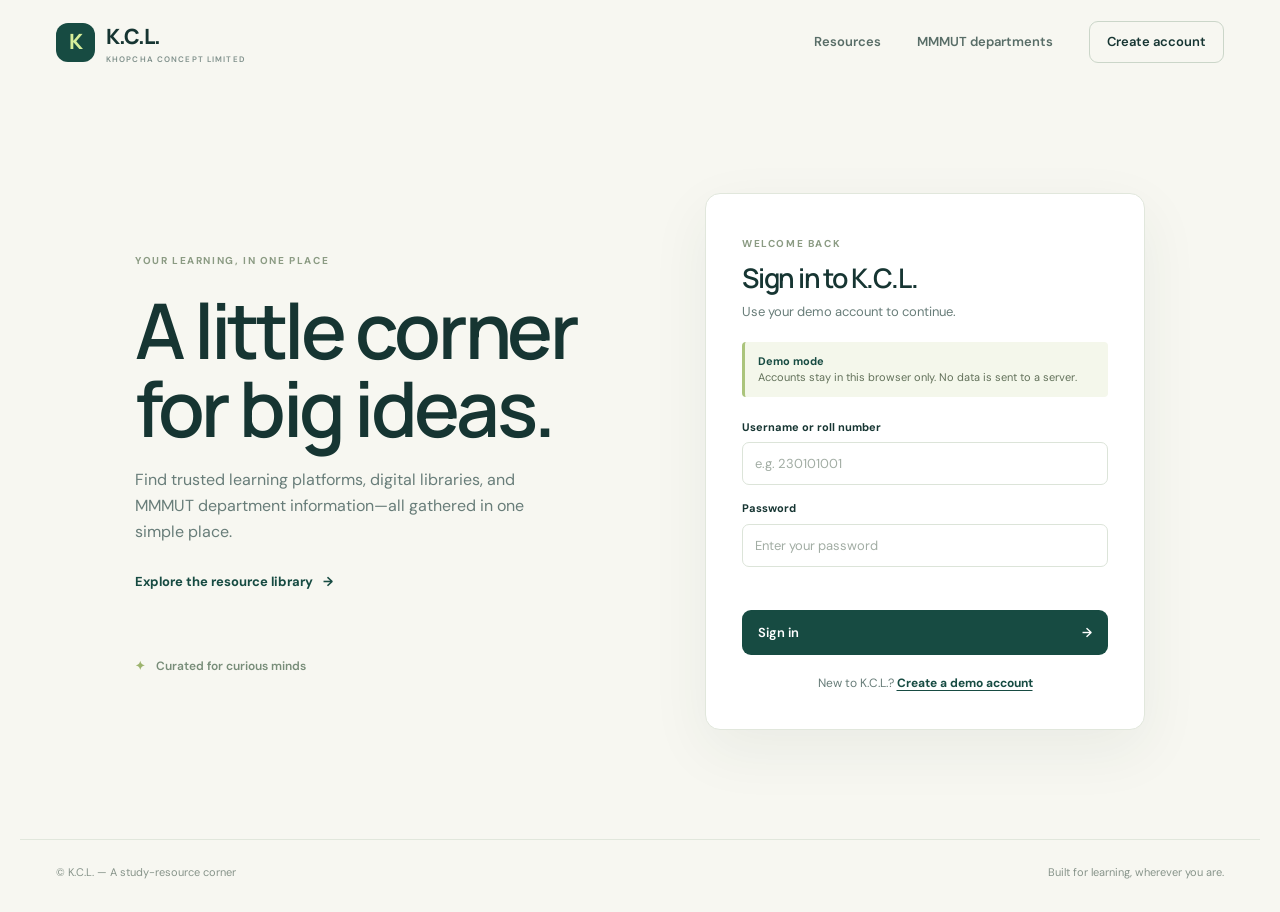
<file: index.html>
<!doctype html>
<html lang="en"><head><meta charset="utf-8"><meta name="viewport" content="width=device-width,initial-scale=1"><meta name="theme-color" content="#102b2a"><title>K.C.L. — Knowledge, Curated Locally</title><link rel="stylesheet" href="styles.css"><script defer src="app.js"></script></head>
<body data-page="login"><header class="site-header"><a class="brand" href="main_content.html"><span class="brand-mark">K</span><span>K.C.L.<small>KHOPCHA CONCEPT LIMITED</small></span></a><button class="menu-toggle" aria-label="Open navigation" aria-expanded="false">☰</button><nav class="nav"><a href="main_content.html">Resources</a><a href="MMMUT.html">MMMUT departments</a><a class="nav-cta" href="register.html">Create account</a></nav></header>
<main class="auth-layout"><section class="auth-intro"><span class="eyebrow">YOUR LEARNING, IN ONE PLACE</span><h1>A little corner<br>for big ideas.</h1><p>Find trusted learning platforms, digital libraries, and MMMUT department information—all gathered in one simple place.</p><a class="text-link" href="main_content.html">Explore the resource library <span>→</span></a><div class="intro-note"><span>✦</span> Curated for curious minds</div></section><section class="auth-card"><div class="card-heading"><span class="eyebrow">WELCOME BACK</span><h2>Sign in to K.C.L.</h2><p>Use your demo account to continue.</p></div><div class="notice" role="note"><strong>Demo mode</strong><br>Accounts stay in this browser only. No data is sent to a server.</div><form data-auth="login" novalidate><label for="login-user">Username or roll number</label><input id="login-user" name="username" autocomplete="username" placeholder="e.g. 230101001" required minlength="3"><label for="login-pass">Password</label><input id="login-pass" name="password" type="password" autocomplete="current-password" placeholder="Enter your password" required minlength="6"><div class="form-message" aria-live="polite"></div><button class="button button-primary full" type="submit">Sign in <span>→</span></button></form><p class="auth-switch">New to K.C.L.? <a href="register.html">Create a demo account</a></p></section></main><footer class="site-footer"><span>© K.C.L. — A study-resource corner</span><span>Built for learning, wherever you are.</span></footer></body></html>
</file>
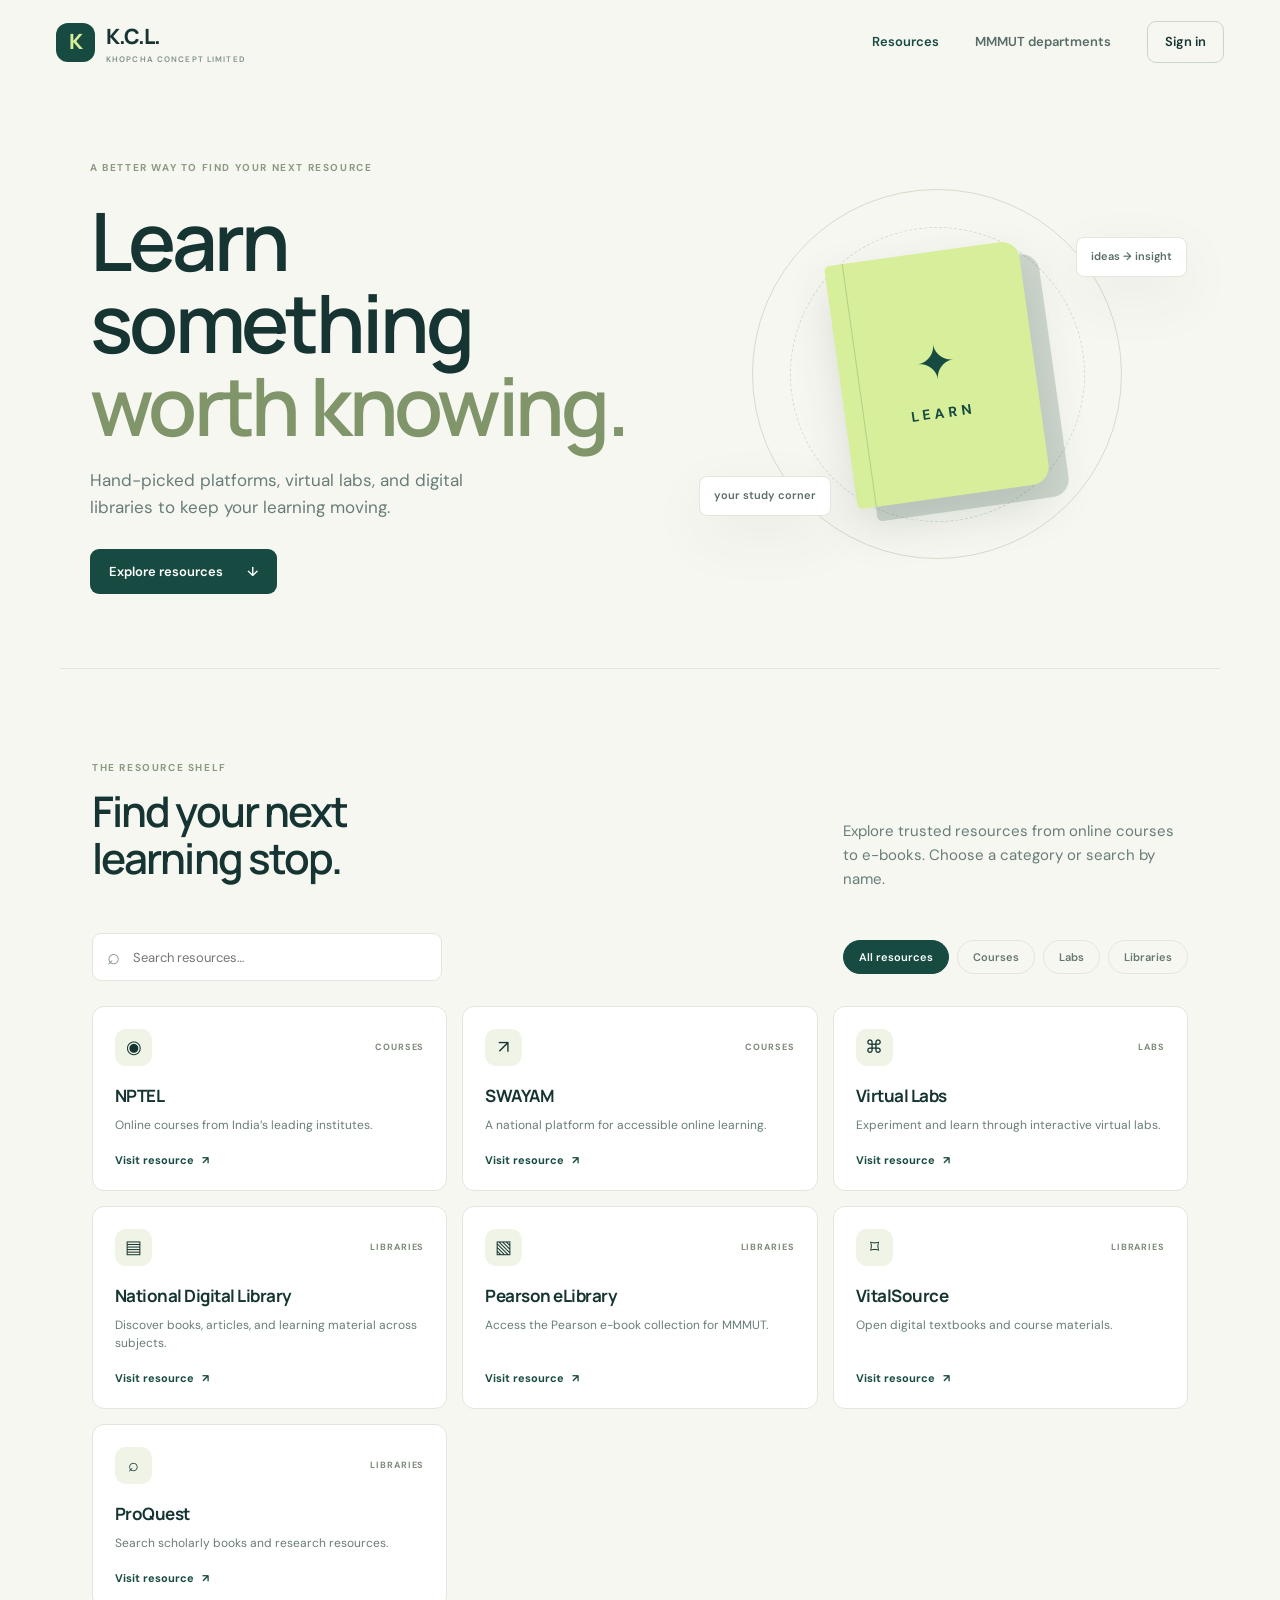
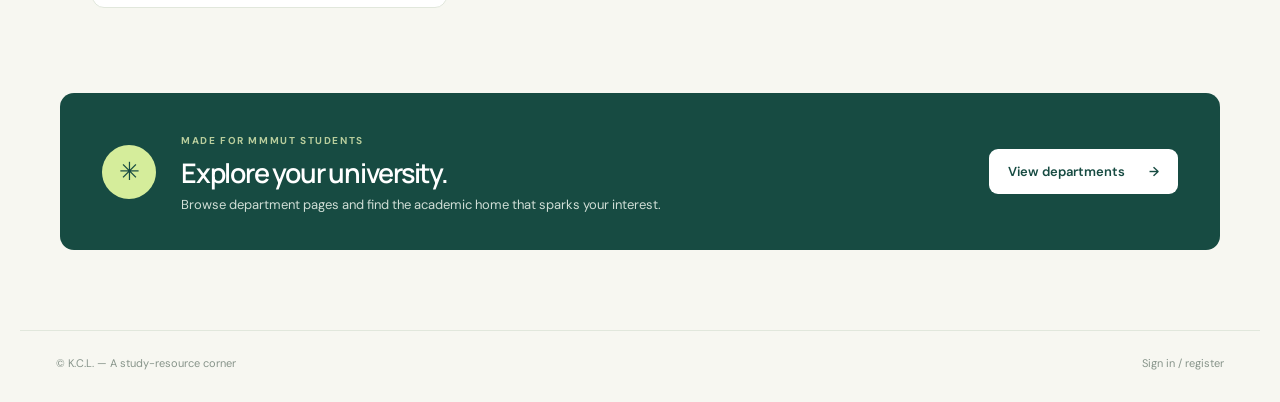
<file: main_content.html>
<!doctype html>
<html lang="en"><head><meta charset="utf-8"><meta name="viewport" content="width=device-width,initial-scale=1"><meta name="theme-color" content="#102b2a"><title>Study resources — K.C.L.</title><link rel="stylesheet" href="styles.css"><script defer src="app.js"></script></head>
<body data-page="resources"><header class="site-header"><a class="brand" href="main_content.html"><span class="brand-mark">K</span><span>K.C.L.<small>KHOPCHA CONCEPT LIMITED</small></span></a><button class="menu-toggle" aria-label="Open navigation" aria-expanded="false">☰</button><nav class="nav"><a class="active" href="main_content.html">Resources</a><a href="MMMUT.html">MMMUT departments</a><a class="nav-cta account-link" href="index.html">Sign in</a></nav></header>
<main><section class="hero"><div class="hero-copy"><span class="eyebrow">A BETTER WAY TO FIND YOUR NEXT RESOURCE</span><h1>Learn something<br><em>worth knowing.</em></h1><p>Hand-picked platforms, virtual labs, and digital libraries to keep your learning moving.</p><a class="button button-primary" href="#resource-library">Explore resources <span>↓</span></a></div><div class="hero-art" aria-hidden="true"><div class="art-orbit orbit-one"></div><div class="art-orbit orbit-two"></div><div class="art-book">✦<span>LEARN</span></div><span class="float-tag tag-top">ideas → insight</span><span class="float-tag tag-bottom">your study corner</span></div></section>
<section class="section resource-section" id="resource-library"><div class="section-heading"><div><span class="eyebrow">THE RESOURCE SHELF</span><h2>Find your next<br>learning stop.</h2></div><p>Explore trusted resources from online courses to e-books. Choose a category or search by name.</p></div><div class="filter-row"><label class="search-box"><span aria-hidden="true">⌕</span><input type="search" id="resource-search" placeholder="Search resources…" aria-label="Search resources"></label><div class="chips" role="group" aria-label="Filter by resource type"><button class="chip selected" data-filter="all">All resources</button><button class="chip" data-filter="courses">Courses</button><button class="chip" data-filter="labs">Labs</button><button class="chip" data-filter="libraries">Libraries</button></div></div><div class="resource-grid" id="resource-grid"></div><p class="empty-state" id="resource-empty" hidden>No resources match that search. Try another name or category.</p></section>
<section class="department-banner"><div class="banner-icon">✳</div><div><span class="eyebrow">MADE FOR MMMUT STUDENTS</span><h2>Explore your university.</h2><p>Browse department pages and find the academic home that sparks your interest.</p></div><a class="button button-light" href="MMMUT.html">View departments <span>→</span></a></section></main><footer class="site-footer"><span>© K.C.L. — A study-resource corner</span><a href="index.html">Sign in / register</a></footer></body></html>
</file>
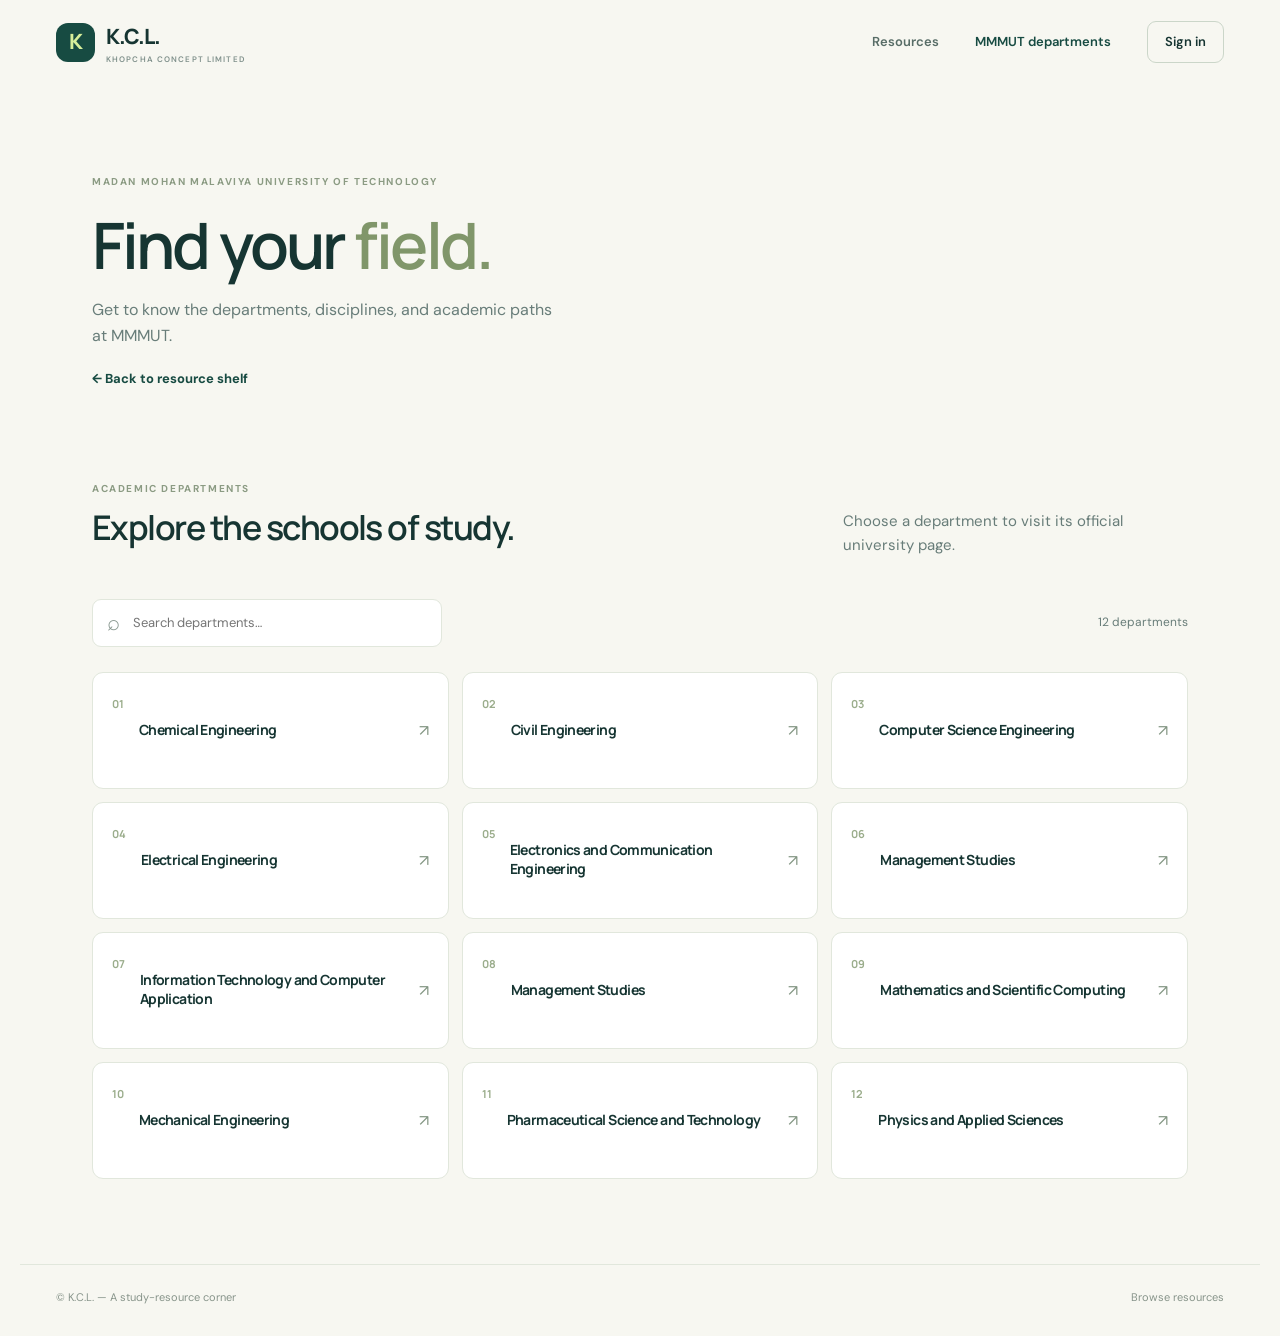
<file: MMMUT.html>
<!doctype html>
<html lang="en"><head><meta charset="utf-8"><meta name="viewport" content="width=device-width,initial-scale=1"><meta name="theme-color" content="#102b2a"><title>MMMUT departments — K.C.L.</title><link rel="stylesheet" href="styles.css"><script defer src="app.js"></script></head>
<body data-page="departments"><header class="site-header"><a class="brand" href="main_content.html"><span class="brand-mark">K</span><span>K.C.L.<small>KHOPCHA CONCEPT LIMITED</small></span></a><button class="menu-toggle" aria-label="Open navigation" aria-expanded="false">☰</button><nav class="nav"><a href="main_content.html">Resources</a><a class="active" href="MMMUT.html">MMMUT departments</a><a class="nav-cta account-link" href="index.html">Sign in</a></nav></header><main><section class="page-hero"><span class="eyebrow">MADAN MOHAN MALAVIYA UNIVERSITY OF TECHNOLOGY</span><h1>Find your <em>field.</em></h1><p>Get to know the departments, disciplines, and academic paths at MMMUT.</p><a class="text-link" href="main_content.html">← Back to resource shelf</a></section><section class="section department-section"><div class="section-heading compact"><div><span class="eyebrow">ACADEMIC DEPARTMENTS</span><h2>Explore the schools of study.</h2></div><p>Choose a department to visit its official university page.</p></div><div class="filter-row"><label class="search-box"><span aria-hidden="true">⌕</span><input type="search" id="department-search" placeholder="Search departments…" aria-label="Search departments"></label><span class="result-count" id="department-count" aria-live="polite"></span></div><div class="department-grid" id="department-grid"></div><p class="empty-state" id="department-empty" hidden>No departments match your search.</p></section></main><footer class="site-footer"><span>© K.C.L. — A study-resource corner</span><a href="main_content.html">Browse resources</a></footer></body></html>
</file>
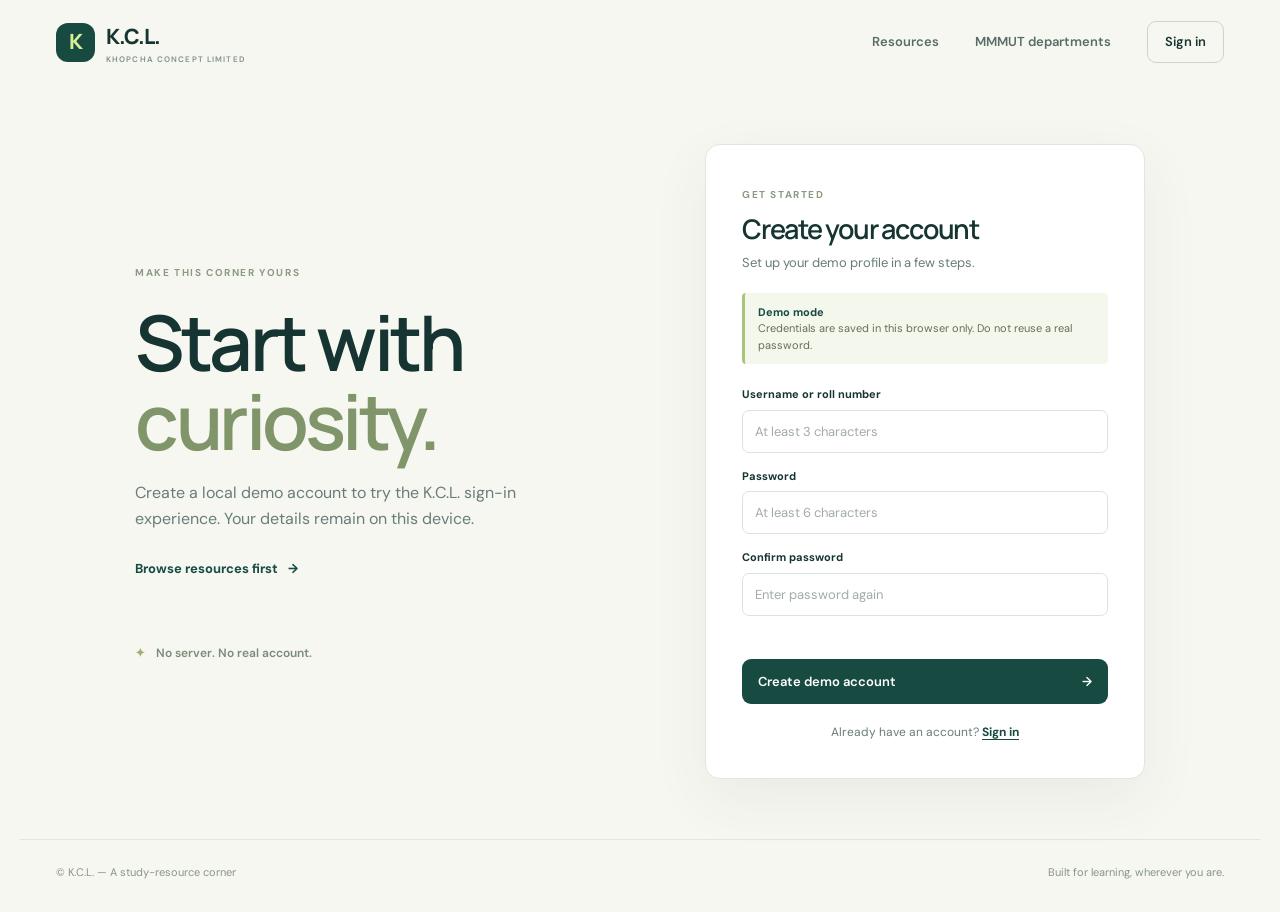
<file: register.html>
<!doctype html>
<html lang="en"><head><meta charset="utf-8"><meta name="viewport" content="width=device-width,initial-scale=1"><meta name="theme-color" content="#102b2a"><title>Create account — K.C.L.</title><link rel="stylesheet" href="styles.css"><script defer src="app.js"></script></head><body data-page="register"><header class="site-header"><a class="brand" href="main_content.html"><span class="brand-mark">K</span><span>K.C.L.<small>KHOPCHA CONCEPT LIMITED</small></span></a><button class="menu-toggle" aria-label="Open navigation" aria-expanded="false">☰</button><nav class="nav"><a href="main_content.html">Resources</a><a href="MMMUT.html">MMMUT departments</a><a class="nav-cta" href="index.html">Sign in</a></nav></header><main class="auth-layout"><section class="auth-intro"><span class="eyebrow">MAKE THIS CORNER YOURS</span><h1>Start with<br><em>curiosity.</em></h1><p>Create a local demo account to try the K.C.L. sign-in experience. Your details remain on this device.</p><a class="text-link" href="main_content.html">Browse resources first <span>→</span></a><div class="intro-note"><span>✦</span> No server. No real account.</div></section><section class="auth-card"><div class="card-heading"><span class="eyebrow">GET STARTED</span><h2>Create your account</h2><p>Set up your demo profile in a few steps.</p></div><div class="notice" role="note"><strong>Demo mode</strong><br>Credentials are saved in this browser only. Do not reuse a real password.</div><form data-auth="register" novalidate><label for="reg-user">Username or roll number</label><input id="reg-user" name="username" autocomplete="username" placeholder="At least 3 characters" required minlength="3"><label for="reg-pass">Password</label><input id="reg-pass" name="password" type="password" autocomplete="new-password" placeholder="At least 6 characters" required minlength="6"><label for="reg-confirm">Confirm password</label><input id="reg-confirm" name="confirm" type="password" autocomplete="new-password" placeholder="Enter password again" required minlength="6"><div class="form-message" aria-live="polite"></div><button class="button button-primary full" type="submit">Create demo account <span>→</span></button></form><p class="auth-switch">Already have an account? <a href="index.html">Sign in</a></p></section></main><footer class="site-footer"><span>© K.C.L. — A study-resource corner</span><span>Built for learning, wherever you are.</span></footer></body></html>
</file>
<file: styles.css>
@import url('https://fonts.googleapis.com/css2?family=DM+Sans:wght@400;500;600;700&family=Manrope:wght@400;500;600;700;800&display=swap');
:root{--ink:#163532;--muted:#687d79;--paper:#f7f7f1;--white:#fff;--green:#174b42;--lime:#d7ef9b;--line:#e1e7dc;--coral:#e98f70;--shadow:0 20px 60px #193b3210}*{box-sizing:border-box}html{scroll-behavior:smooth}body{margin:0;background:var(--paper);color:var(--ink);font-family:'DM Sans',Arial,sans-serif;font-size:15px;line-height:1.6}h1,h2,h3,.brand{font-family:Manrope,'DM Sans',sans-serif;letter-spacing:-.045em}h1{font-size:clamp(3rem,6.3vw,5.75rem);line-height:1.02;font-weight:600;margin:20px 0}h1 em{font-style:normal;color:#80966a}h2{font-size:clamp(2rem,3.3vw,3rem);line-height:1.1;font-weight:600;margin:10px 0 15px}p{color:var(--muted);margin:0 0 20px}a{color:inherit;text-decoration:none}a:focus-visible,button:focus-visible,input:focus-visible{outline:3px solid #b5d780;outline-offset:3px}.site-header{height:84px;max-width:1240px;margin:auto;padding:0 36px;display:flex;align-items:center;justify-content:space-between}.brand{display:flex;gap:11px;align-items:center;font-weight:800;font-size:21px;letter-spacing:-.06em}.brand small{display:block;font:600 8px 'DM Sans',sans-serif;letter-spacing:.14em;color:#80918c}.brand-mark{width:39px;height:39px;border-radius:12px;background:var(--green);color:var(--lime);display:grid;place-items:center;font-size:21px}.nav{display:flex;align-items:center;gap:36px;color:#586d67;font-size:13px;font-weight:600}.nav a{transition:color .2s}.nav a:hover,.nav a.active{color:var(--green)}.nav-cta{border:1px solid #cbd6c9;padding:10px 17px;border-radius:9px;color:var(--ink)}.menu-toggle{display:none;border:0;background:transparent;font-size:24px;color:var(--ink)}.hero{max-width:1240px;min-height:555px;margin:auto;padding:70px 70px 74px;display:grid;grid-template-columns:1.08fr .92fr;align-items:center;overflow:hidden}.hero-copy{max-width:570px}.eyebrow{font-size:10px;letter-spacing:.16em;font-weight:700;color:#8b9b83}.hero-copy h1{margin:21px 0}.hero-copy p{max-width:400px;font-size:17px;margin-bottom:28px}.button{display:inline-flex;gap:24px;align-items:center;justify-content:center;border:0;border-radius:9px;padding:14px 19px;font:600 13px 'DM Sans',sans-serif;transition:transform .2s,background .2s;cursor:pointer}.button:hover{transform:translateY(-2px)}.button-primary{background:var(--green);color:white}.button-primary:hover{background:#226456}.hero-art{height:390px;position:relative;display:grid;place-items:center}.art-orbit{position:absolute;border:1px solid #d4ddc9;border-radius:50%;width:370px;height:370px}.orbit-two{width:295px;height:295px;border-style:dashed;transform:rotate(28deg)}.art-book{width:195px;height:245px;background:var(--lime);border-radius:5px 18px 18px 5px;box-shadow:18px 15px 0 #234b3930,0 20px 45px #193b3225;transform:rotate(-8deg);display:flex;flex-direction:column;align-items:center;justify-content:center;color:var(--green);font-size:48px;position:relative}.art-book:before{content:'';position:absolute;left:18px;top:0;height:100%;border-left:1px solid #174b4230}.art-book span{font-size:14px;letter-spacing:.28em;font-weight:700}.float-tag{position:absolute;background:white;border:1px solid var(--line);box-shadow:var(--shadow);padding:10px 14px;border-radius:8px;font-size:11px;font-weight:600;color:#5a6e67}.tag-top{top:58px;right:3px}.tag-bottom{bottom:53px;left:15px}.section{max-width:1160px;margin:auto;padding:85px 32px}.resource-section{border-top:1px solid var(--line)}.section-heading{display:flex;justify-content:space-between;align-items:end;gap:30px;margin-bottom:37px}.section-heading>p{max-width:345px;margin:0 0 5px}.filter-row{display:flex;justify-content:space-between;align-items:center;gap:20px;margin:0 0 25px}.search-box{height:48px;display:flex;align-items:center;gap:11px;padding:0 14px;border:1px solid var(--line);background:#fff;border-radius:9px;width:min(350px,100%);color:#87968e}.search-box span{font-size:22px}.search-box input{border:0;outline:0!important;width:100%;font:13px 'DM Sans';color:var(--ink);background:transparent}.chips{display:flex;gap:8px;flex-wrap:wrap}.chip{border:1px solid var(--line);border-radius:30px;background:transparent;padding:9px 15px;color:#657871;font:600 11px 'DM Sans';cursor:pointer;transition:.2s}.chip:hover,.chip.selected{background:var(--green);color:white;border-color:var(--green)}.resource-grid{display:grid;grid-template-columns:repeat(3,1fr);gap:15px}.resource-card{padding:22px 22px 20px;border:1px solid var(--line);border-radius:12px;background:#fff;min-height:177px;display:flex;flex-direction:column;transition:transform .2s,box-shadow .2s,border-color .2s}.resource-card:hover{transform:translateY(-4px);box-shadow:var(--shadow);border-color:#c7d3bf}.card-top{display:flex;justify-content:space-between;align-items:center;margin-bottom:16px}.resource-icon{width:37px;height:37px;border-radius:11px;display:grid;place-items:center;background:#eff4e6;font-size:18px}.tag{font-size:9px;text-transform:uppercase;letter-spacing:.1em;font-weight:700;color:#7d8b79}.resource-card h3{font-size:17px;margin:0 0 7px;letter-spacing:-.03em}.resource-card p{font-size:12px;margin:0 0 18px;line-height:1.5}.card-link{font-weight:700;font-size:11px;color:var(--green);margin-top:auto}.card-link span{padding-left:5px;transition:padding .2s}.card-link:hover span{padding-left:10px}.empty-state{padding:30px;text-align:center;background:#fff;border:1px solid var(--line);border-radius:10px}.department-banner{max-width:1160px;margin:0 auto 80px;padding:34px 42px;display:flex;align-items:center;gap:25px;background:var(--green);border-radius:14px;color:#fff}.department-banner .eyebrow{color:#b9ce9d}.department-banner h2{font-size:27px;margin:7px 0}.department-banner p{color:#d0ded6;margin:0;font-size:13px}.banner-icon{width:54px;height:54px;border-radius:50%;display:grid;place-items:center;background:#d5ed9b;color:var(--green);font-size:25px;flex-shrink:0}.department-banner>div:nth-child(2){flex:1}.button-light{background:#fff;color:var(--green);white-space:nowrap}.page-hero{padding:84px 32px 45px;max-width:1160px;margin:auto}.page-hero h1{font-size:clamp(3rem,5vw,4.7rem)}.page-hero p{font-size:16px;max-width:475px;margin-bottom:18px}.text-link{color:var(--green);font-size:13px;font-weight:700}.text-link span{padding-left:7px}.department-section{padding-top:40px}.compact h2{font-size:34px}.result-count{font-size:12px;color:var(--muted)}.department-grid{display:grid;grid-template-columns:repeat(3,1fr);gap:13px}.department-card{min-height:117px;padding:19px;background:#fff;border:1px solid var(--line);border-radius:11px;display:flex;align-items:center;gap:15px;transition:.2s}.department-card:hover{transform:translateY(-3px);border-color:#bbcfad;box-shadow:var(--shadow)}.dept-index{font:700 11px Manrope;color:#9bad8c;align-self:flex-start;padding-top:4px}.department-card h3{font-size:14px;line-height:1.35;margin:0;flex:1}.dept-arrow{font-size:16px;color:#829582}.auth-layout{min-height:calc(100vh - 145px);max-width:1100px;margin:auto;padding:60px 45px;display:grid;grid-template-columns:1fr 440px;align-items:center;gap:90px}.auth-intro h1{font-size:clamp(3.5rem,6vw,5.4rem)}.auth-intro>p{max-width:390px;font-size:16px}.auth-intro .text-link{display:inline-block;margin-top:8px}.intro-note{margin-top:64px;color:#788d79;font-size:12px;font-weight:600}.intro-note span{color:#9db46e;margin-right:8px}.auth-card{background:#fff;padding:36px;border:1px solid var(--line);border-radius:15px;box-shadow:var(--shadow)}.card-heading h2{font-size:27px;margin:9px 0}.card-heading p{font-size:13px;margin-bottom:19px}.notice{background:#f4f7eb;border-left:3px solid #abc47c;border-radius:4px;padding:11px 13px;font-size:11px;color:#62715a;margin-bottom:22px;line-height:1.5}.notice strong{color:var(--green)}form label{display:block;font-size:11px;font-weight:700;margin:15px 0 6px}form input{display:block;width:100%;height:43px;padding:0 12px;border:1px solid #dce4d9;border-radius:7px;font:13px 'DM Sans';color:var(--ink);background:white}form input:focus{border-color:#80966a}form input::placeholder{color:#a2ada4}.full{width:100%;margin-top:17px;justify-content:space-between;padding:14px 16px}.form-message{font-size:12px;margin-top:10px;min-height:16px;color:#a54734}.form-message.success{color:#267153}.auth-switch{text-align:center;font-size:12px;margin:19px 0 0}.auth-switch a{color:var(--green);font-weight:700;text-decoration:underline;text-underline-offset:3px}.site-footer{max-width:1240px;margin:auto;padding:24px 36px 30px;display:flex;justify-content:space-between;gap:20px;border-top:1px solid var(--line);font-size:11px;color:#87948a}.site-footer a:hover{color:var(--green)}
@media(max-width:760px){.site-header{height:72px;padding:0 22px}.menu-toggle{display:block}.nav{display:none;position:absolute;z-index:5;top:64px;left:16px;right:16px;background:#fff;border:1px solid var(--line);box-shadow:var(--shadow);border-radius:11px;padding:17px;flex-direction:column;align-items:stretch;gap:0}.nav.open{display:flex}.nav a{padding:11px 8px}.nav-cta{margin-top:6px;text-align:center}.hero{padding:55px 26px 30px;grid-template-columns:1fr;min-height:unset}.hero-art{height:300px;grid-row:1}.art-orbit{width:270px;height:270px}.orbit-two{width:220px;height:220px}.art-book{width:145px;height:185px}.tag-top{top:37px;right:8%}.tag-bottom{bottom:31px;left:7%}.hero-copy{padding:20px 4px 36px}.hero-copy h1{font-size:3.5rem}.hero-copy p{font-size:15px}.section{padding:62px 22px}.section-heading{display:block}.section-heading>p{margin-top:15px}.filter-row{align-items:stretch;flex-direction:column}.search-box{width:100%}.chips{gap:6px}.chip{padding:8px 12px}.resource-grid,.department-grid{grid-template-columns:1fr 1fr}.department-banner{margin:0 18px 55px;padding:25px;flex-wrap:wrap}.department-banner>div:nth-child(2){flex:1 1 calc(100% - 85px)}.department-banner .button{margin-left:79px}.page-hero{padding:60px 24px 28px}.department-section{padding-top:24px}.compact h2{font-size:29px}.auth-layout{padding:35px 22px 50px;display:flex;flex-direction:column;align-items:stretch;gap:35px}.auth-intro h1{font-size:3.7rem}.auth-intro>p{font-size:14px}.intro-note{margin-top:25px}.auth-card{padding:27px 23px}.site-footer{margin:0 22px;padding:20px 0;flex-direction:column;gap:5px}}
@media(max-width:450px){.resource-grid,.department-grid{grid-template-columns:1fr}.hero-art{height:265px}.hero-copy h1{font-size:3rem}.department-banner{gap:14px}.department-banner .button{margin-left:0;width:100%}.department-banner>div:nth-child(2){flex-basis:calc(100% - 70px)}.department-banner h2{font-size:22px}.section-heading h2{font-size:2.4rem}}

.visually-hidden{position:absolute!important;width:1px;height:1px;padding:0;margin:-1px;overflow:hidden;clip:rect(0,0,0,0);white-space:nowrap;border:0}
</file>
